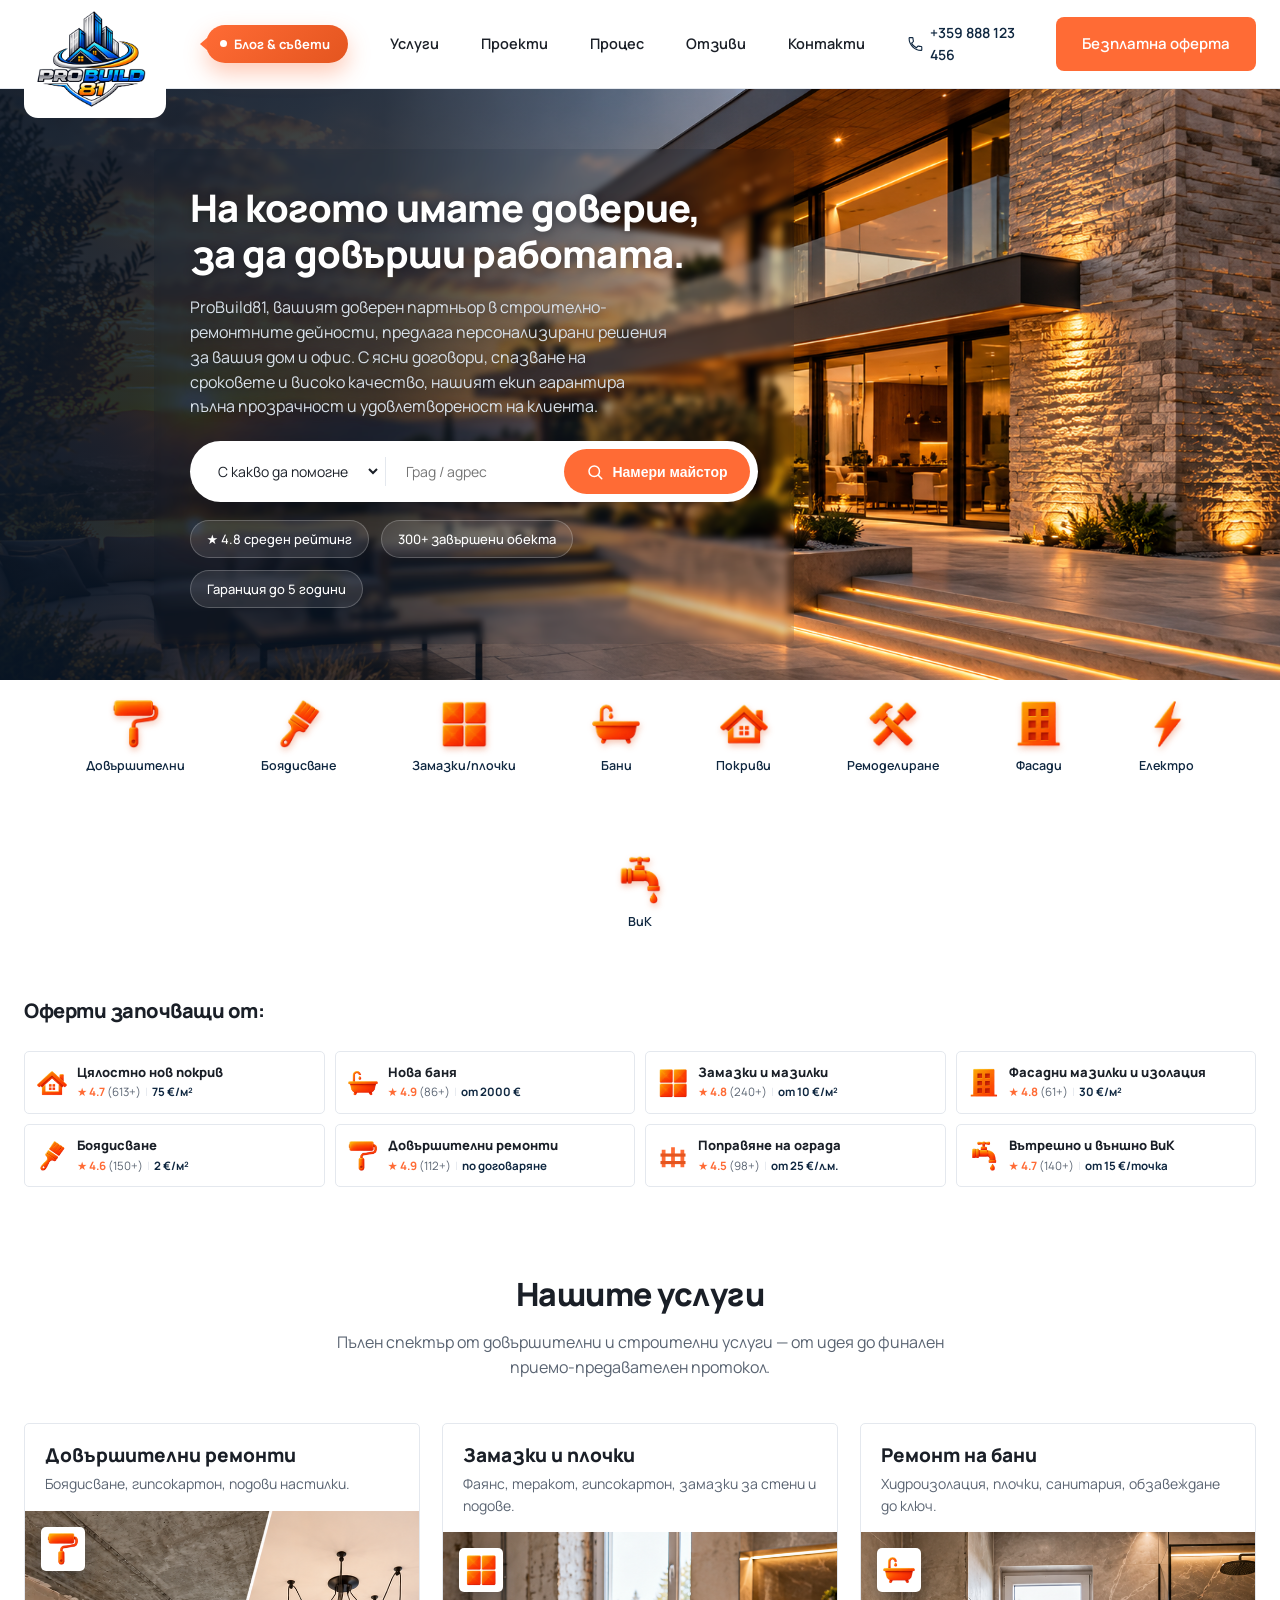
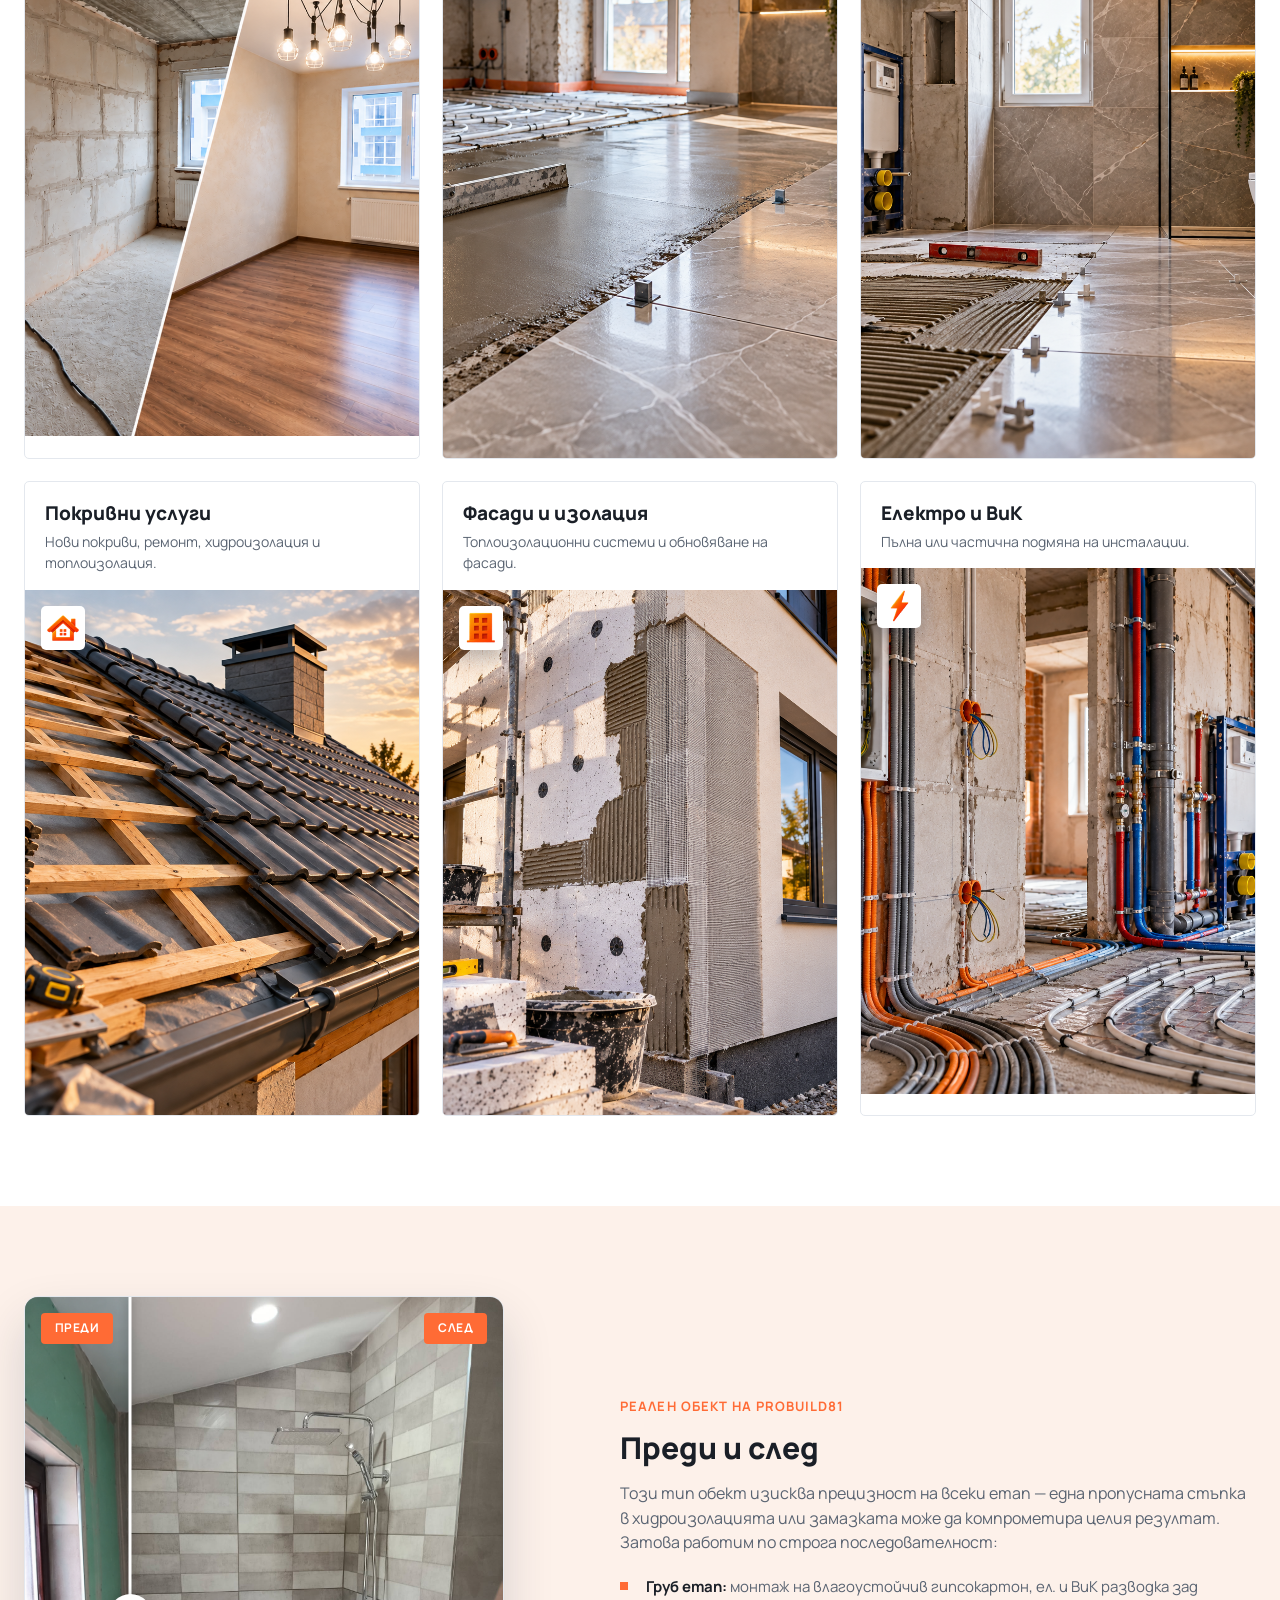
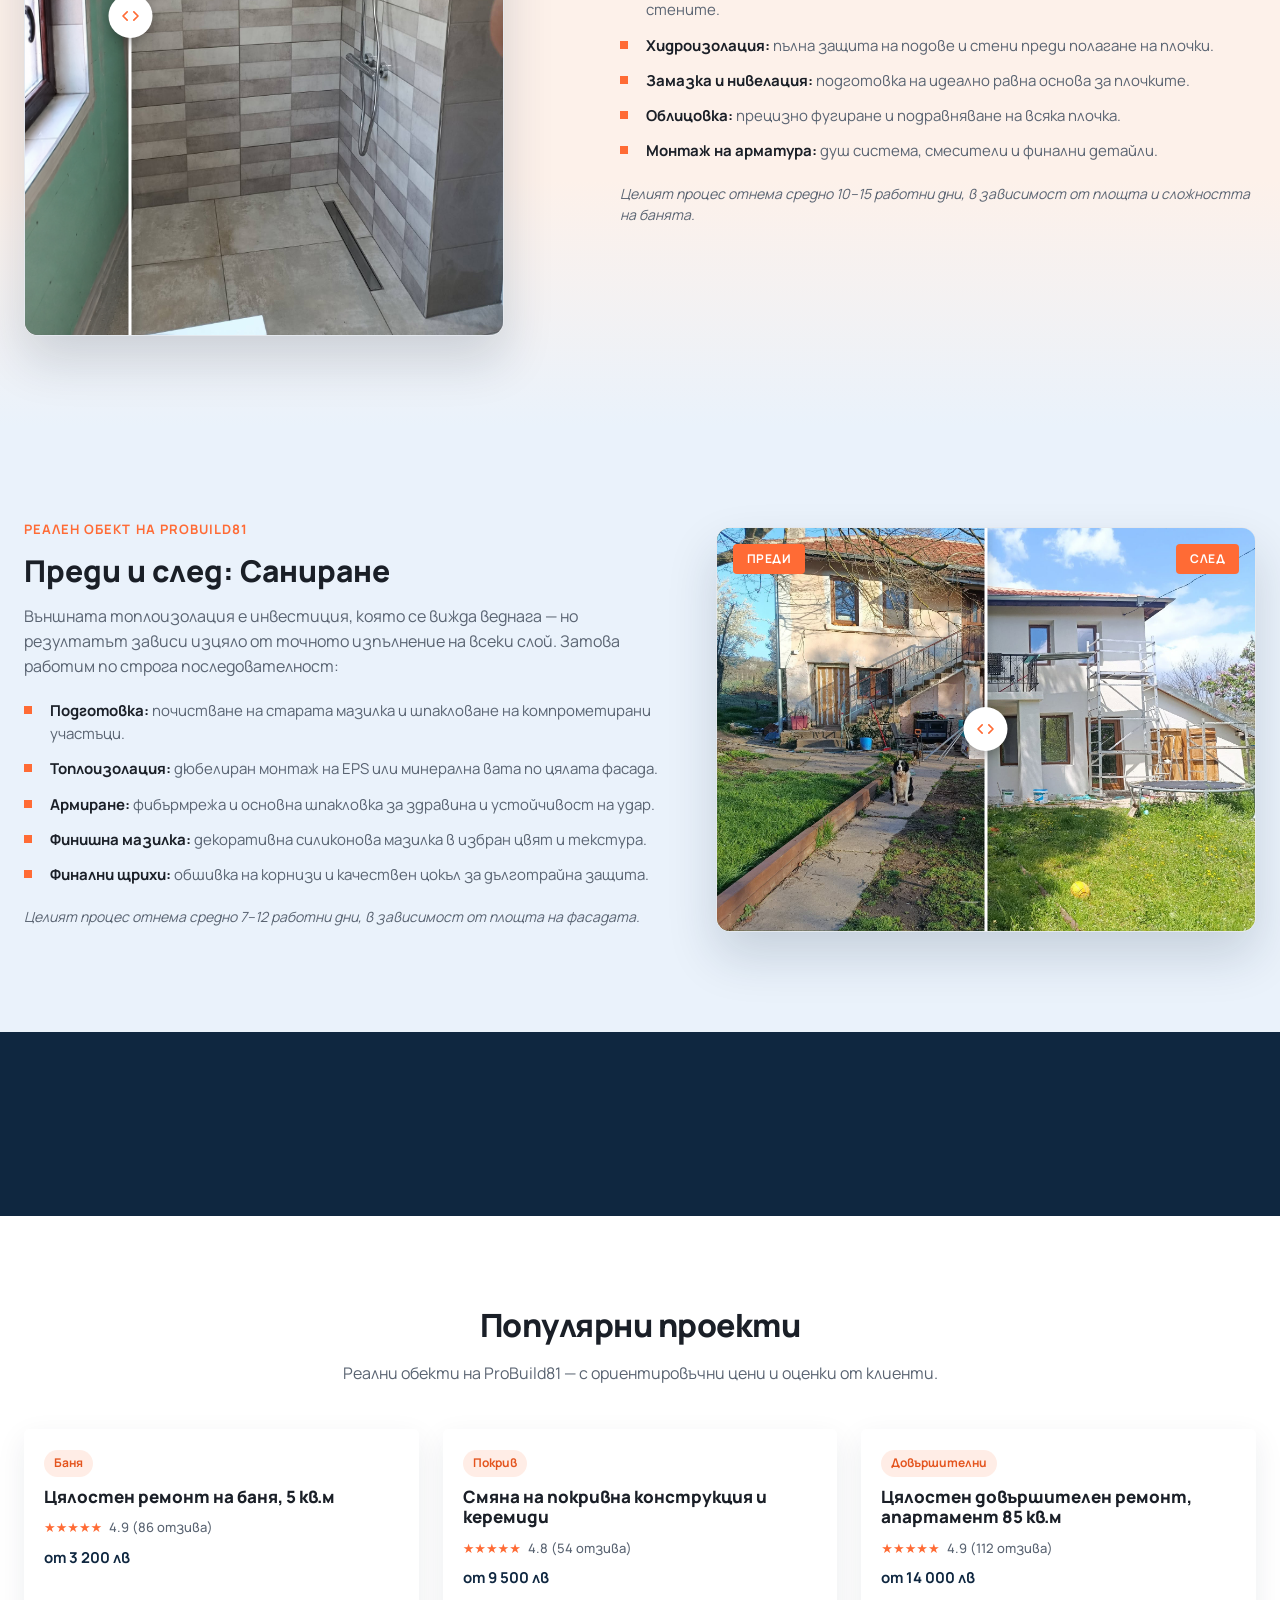
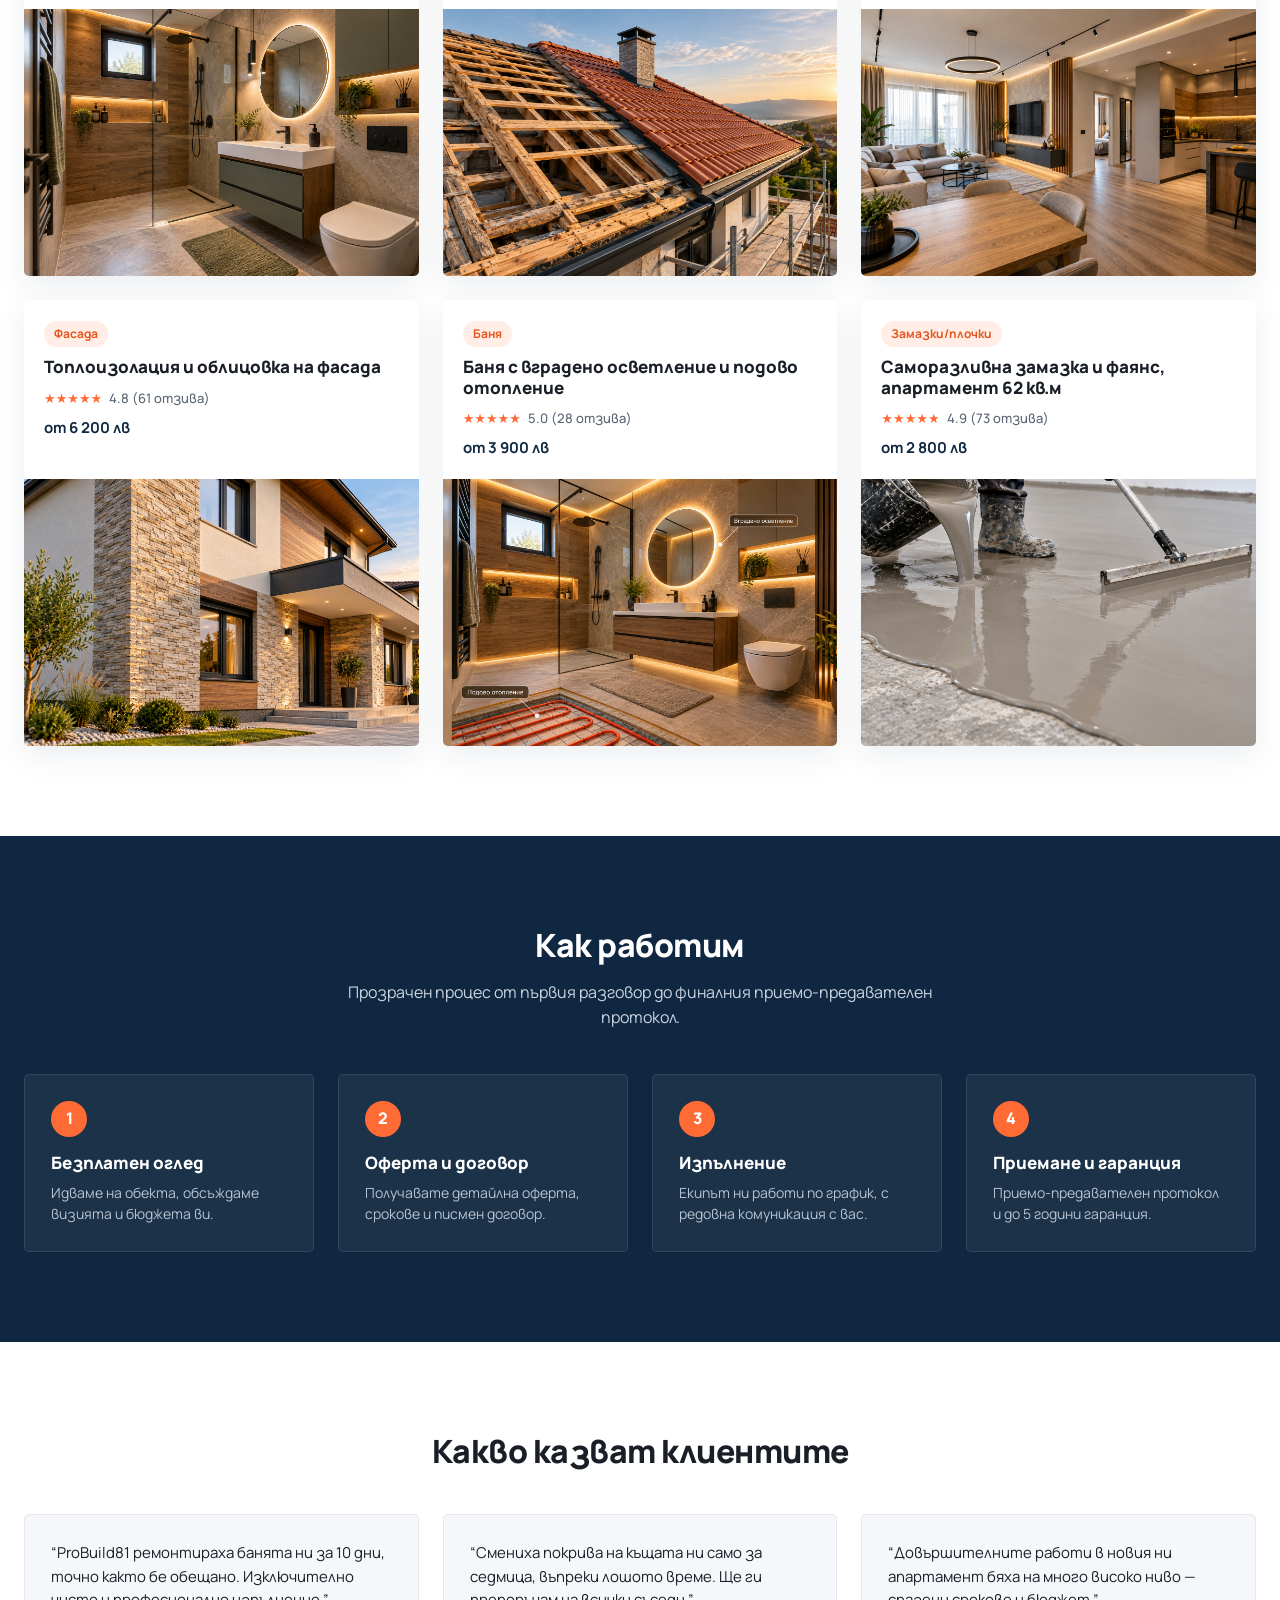
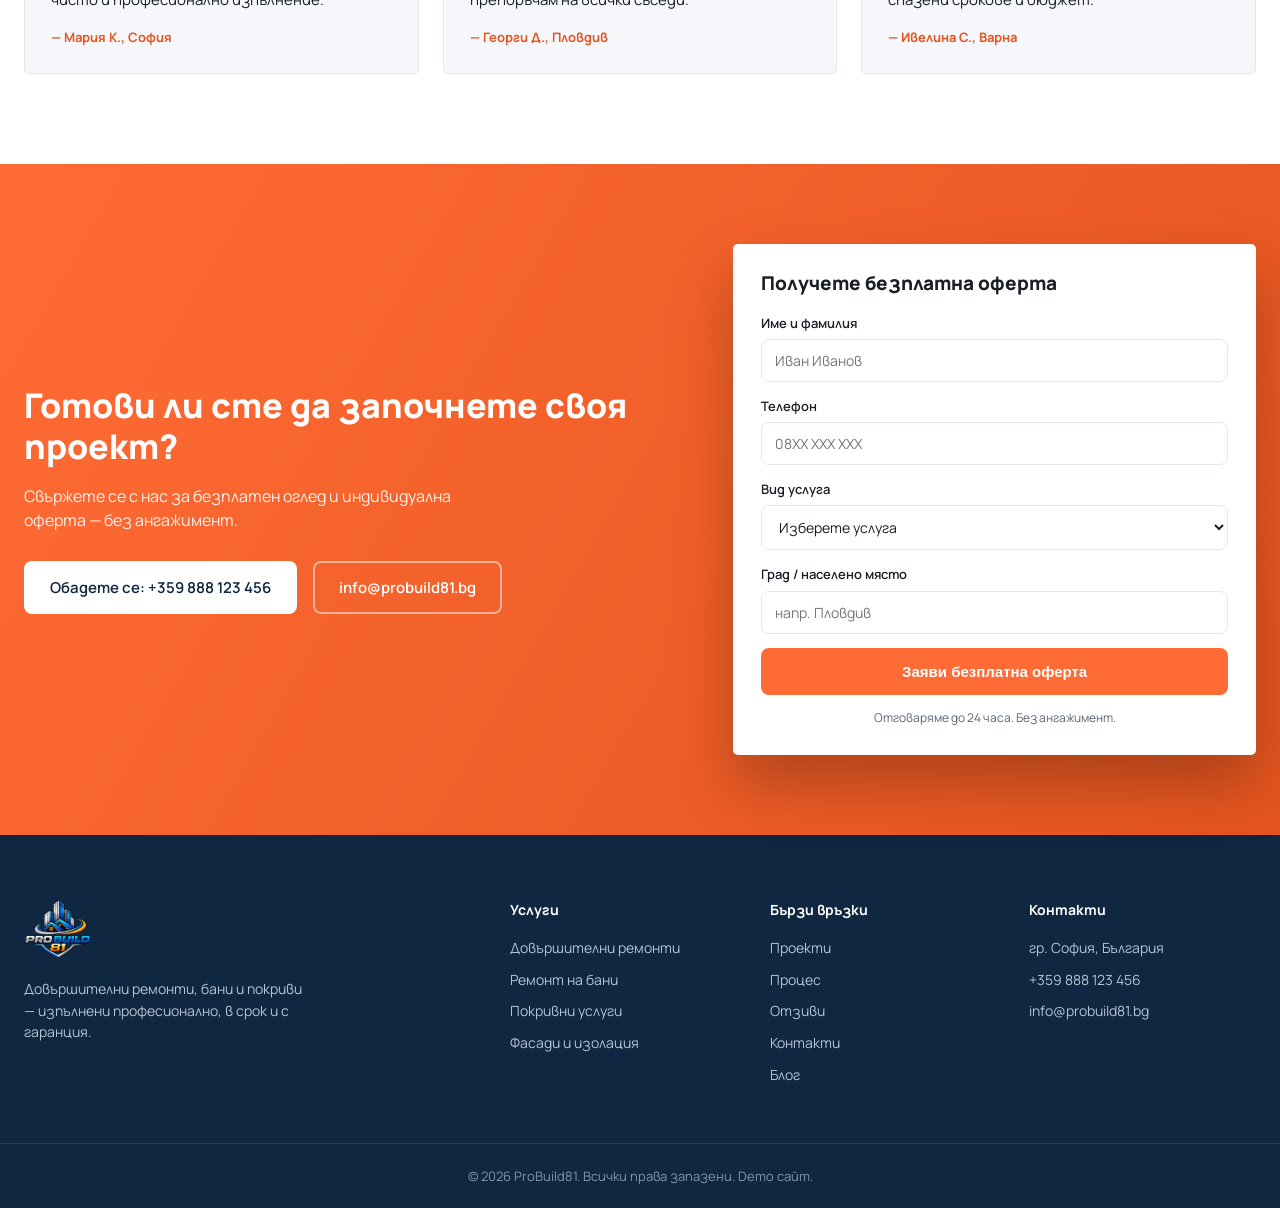
<file: index.html>
<!DOCTYPE html>
<html lang="bg">
<head>
<meta charset="UTF-8">
<meta name="viewport" content="width=device-width, initial-scale=1.0">
<title>ProBuild81 — Довършителни ремонти, бани и покриви</title>
<meta name="description" content="ProBuild81 — професионални довършителни ремонти, ремонт на бани и покриви. Безплатен оглед и оферта.">
<link rel="icon" type="image/png" href="assets/img/favicon-32.png">
<link rel="apple-touch-icon" href="assets/img/apple-touch-icon.png">
<link rel="preconnect" href="https://fonts.googleapis.com">
<link rel="preconnect" href="https://fonts.gstatic.com" crossorigin>
<link href="https://fonts.googleapis.com/css2?family=Manrope:wght@400;500;600;700;800&display=swap" rel="stylesheet">
<link rel="stylesheet" href="assets/css/style.css">
</head>
<body>

<header class="site-header" id="top">
  <div class="container header-inner">
    <a href="#top" class="logo">
      <img src="assets/img/logo.png" alt="ProBuild81">
    </a>
    <a href="blog.html" class="blog-bubble">
      <span class="blog-bubble-dot"></span>
      Блог &amp; съвети
    </a>
    <nav class="main-nav" id="mainNav">
      <a href="#uslugi">Услуги</a>
      <a href="#proekti">Проекти</a>
      <a href="#proces">Процес</a>
      <a href="#otzivi">Отзиви</a>
      <a href="#kontakti">Контакти</a>
      <a href="#kontakti" class="btn btn-primary mobile-nav-cta">Безплатна оферта</a>
    </nav>
    <div class="header-actions">
      <a href="tel:+359888123456" class="header-phone">
        <svg width="18" height="18" viewBox="0 0 24 24" fill="none"><path d="M6.6 10.8c1.4 2.8 3.8 5.1 6.6 6.6l2.2-2.2c.3-.3.7-.4 1-.2 1.1.4 2.3.6 3.6.6.6 0 1 .4 1 1V20c0 .6-.4 1-1 1C10.7 21 3 13.3 3 4c0-.6.4-1 1-1h3.5c.6 0 1 .4 1 1 0 1.3.2 2.5.6 3.6.1.4 0 .8-.2 1L6.6 10.8z" stroke="currentColor" stroke-width="1.6" stroke-linejoin="round"/></svg>
        +359 888 123 456
      </a>
      <a href="#kontakti" class="btn btn-primary">Безплатна оферта</a>
    </div>
    <button class="nav-toggle" id="navToggle" aria-label="Меню">
      <span></span><span></span><span></span>
    </button>
  </div>
</header>

<section class="hero" id="top-hero">
  <div class="hero-media">
    <img src="assets/img/hero.png" alt="">
    <div class="hero-overlay"></div>
  </div>
  <div class="container hero-inner">
    <h1>На когото имате доверие,<br>за да довърши работата.</h1>
    <p>ProBuild81, вашият доверен партньор в строително-ремонтните дейности, предлага персонализирани решения за вашия дом и офис. С ясни договори, спазване на сроковете и високо качество, нашият екип гарантира пълна прозрачност и удовлетвореност на клиента.</p>

    <form class="hero-search" id="heroSearchForm">
      <select name="service" required>
        <option value="" disabled selected>С какво да помогнем?</option>
        <option>Довършителни ремонти</option>
        <option>Боядисване</option>
        <option>Замазки и плочки</option>
        <option>Ремонт на баня</option>
        <option>Покривни услуги</option>
        <option>Ремоделиране</option>
        <option>Фасада и изолация</option>
        <option>Електро</option>
        <option>ВиК</option>
        <option>Друго</option>
      </select>
      <span class="hero-search-divider"></span>
      <input type="text" name="city" placeholder="Град / адрес">
      <button type="submit">
        <svg width="18" height="18" viewBox="0 0 24 24" fill="none"><circle cx="11" cy="11" r="7" stroke="currentColor" stroke-width="2"/><path d="M21 21l-4.3-4.3" stroke="currentColor" stroke-width="2" stroke-linecap="round"/></svg>
        <span>Намери майстор</span>
      </button>
    </form>

    <div class="hero-badges">
      <span>★ 4.8 среден рейтинг</span>
      <span>300+ завършени обекта</span>
      <span>Гаранция до 5 години</span>
    </div>
  </div>
</section>

<section class="category-strip">
  <div class="container category-strip-inner">
    <div class="category-row">
      <a class="category-item reveal" href="#uslugi" data-service="Довършителни ремонти">
        <span class="category-icon">
          <img src="assets/img/icons/dovarshitelni.png" alt="" loading="lazy">
        </span>
        <span>Довършителни</span>
      </a>
      <a class="category-item reveal" href="#uslugi" data-service="Боядисване">
        <span class="category-icon">
          <img src="assets/img/icons/boyadisvane.png" alt="" loading="lazy">
        </span>
        <span>Боядисване</span>
      </a>
      <a class="category-item reveal" href="#uslugi" data-service="Замазки и плочки">
        <span class="category-icon">
          <img src="assets/img/icons/zamazki-plochki.png" alt="" loading="lazy">
        </span>
        <span>Замазки/плочки</span>
      </a>
      <a class="category-item reveal" href="#uslugi" data-service="Ремонт на баня">
        <span class="category-icon">
          <img src="assets/img/icons/bani.png" alt="" loading="lazy">
        </span>
        <span>Бани</span>
      </a>
      <a class="category-item reveal" href="#uslugi" data-service="Покривни услуги">
        <span class="category-icon">
          <img src="assets/img/icons/pokrivi.png" alt="" loading="lazy">
        </span>
        <span>Покриви</span>
      </a>
      <a class="category-item reveal" href="#uslugi" data-service="Ремоделиране">
        <span class="category-icon">
          <img src="assets/img/icons/remodelirane.png" alt="" loading="lazy">
        </span>
        <span>Ремоделиране</span>
      </a>
      <a class="category-item reveal" href="#uslugi" data-service="Фасада и изолация">
        <span class="category-icon">
          <img src="assets/img/icons/fasadi.png" alt="" loading="lazy">
        </span>
        <span>Фасади</span>
      </a>
      <a class="category-item reveal" href="#uslugi" data-service="Електро">
        <span class="category-icon">
          <img src="assets/img/icons/elektro.png" alt="" loading="lazy">
        </span>
        <span>Електро</span>
      </a>
      <a class="category-item reveal" href="#uslugi" data-service="ВиК">
        <span class="category-icon">
          <img src="assets/img/icons/vik.png" alt="" loading="lazy">
        </span>
        <span>ВиК</span>
      </a>
    </div>
    <span class="category-scroll-hint" aria-hidden="true">
      <svg viewBox="0 0 24 24" fill="none"><path d="M9 6l6 6-6 6" stroke="currentColor" stroke-width="2.4" stroke-linecap="round" stroke-linejoin="round"/></svg>
    </span>
  </div>
</section>

<section class="offers-strip">
  <div class="container">
    <div class="section-head offers-head">
      <h2>Оферти започващи от:</h2>
    </div>
    <div class="offers-grid">
      <a class="offer-card reveal" href="#kontakti" data-service="Покривни услуги">
        <span class="offer-icon">
          <img src="assets/img/icons/pokrivi.png" alt="" loading="lazy">
        </span>
        <div class="offer-info">
          <h3>Цялостно нов покрив</h3>
          <div class="offer-meta"><span class="offer-rating">★ 4.7</span> <span class="offer-count">(613+)</span> <span class="offer-sep">|</span> <span class="offer-price">75 €/м²</span></div>
        </div>
      </a>
      <a class="offer-card reveal" href="#kontakti" data-service="Ремонт на баня">
        <span class="offer-icon">
          <img src="assets/img/icons/bani.png" alt="" loading="lazy">
        </span>
        <div class="offer-info">
          <h3>Нова баня</h3>
          <div class="offer-meta"><span class="offer-rating">★ 4.9</span> <span class="offer-count">(86+)</span> <span class="offer-sep">|</span> <span class="offer-price">от 2000 €</span></div>
        </div>
      </a>
      <a class="offer-card reveal" href="#kontakti" data-service="Замазки и плочки">
        <span class="offer-icon">
          <img src="assets/img/icons/zamazki-plochki.png" alt="" loading="lazy">
        </span>
        <div class="offer-info">
          <h3>Замазки и мазилки</h3>
          <div class="offer-meta"><span class="offer-rating">★ 4.8</span> <span class="offer-count">(240+)</span> <span class="offer-sep">|</span> <span class="offer-price">от 10 €/м²</span></div>
        </div>
      </a>
      <a class="offer-card reveal" href="#kontakti" data-service="Фасада и изолация">
        <span class="offer-icon">
          <img src="assets/img/icons/fasadi.png" alt="" loading="lazy">
        </span>
        <div class="offer-info">
          <h3>Фасадни мазилки и изолация</h3>
          <div class="offer-meta"><span class="offer-rating">★ 4.8</span> <span class="offer-count">(61+)</span> <span class="offer-sep">|</span> <span class="offer-price">30 €/м²</span></div>
        </div>
      </a>
      <a class="offer-card reveal" href="#kontakti" data-service="Боядисване">
        <span class="offer-icon">
          <img src="assets/img/icons/boyadisvane.png" alt="" loading="lazy">
        </span>
        <div class="offer-info">
          <h3>Боядисване</h3>
          <div class="offer-meta"><span class="offer-rating">★ 4.6</span> <span class="offer-count">(150+)</span> <span class="offer-sep">|</span> <span class="offer-price">2 €/м²</span></div>
        </div>
      </a>
      <a class="offer-card reveal" href="#kontakti" data-service="Довършителни ремонти">
        <span class="offer-icon">
          <img src="assets/img/icons/dovarshitelni.png" alt="" loading="lazy">
        </span>
        <div class="offer-info">
          <h3>Довършителни ремонти</h3>
          <div class="offer-meta"><span class="offer-rating">★ 4.9</span> <span class="offer-count">(112+)</span> <span class="offer-sep">|</span> <span class="offer-price">по договаряне</span></div>
        </div>
      </a>
      <a class="offer-card reveal" href="#kontakti" data-service="Друго">
        <span class="offer-icon">
          <svg viewBox="0 0 48 48"><rect x="6" y="14" width="6" height="28" fill="#FF6B35"/><rect x="21" y="10" width="6" height="32" fill="#FF6B35"/><rect x="36" y="14" width="6" height="28" fill="#FF6B35"/><rect x="4" y="20" width="40" height="5" fill="#E4551F"/><rect x="4" y="32" width="40" height="5" fill="#E4551F"/></svg>
        </span>
        <div class="offer-info">
          <h3>Поправяне на ограда</h3>
          <div class="offer-meta"><span class="offer-rating">★ 4.5</span> <span class="offer-count">(98+)</span> <span class="offer-sep">|</span> <span class="offer-price">от 25 €/л.м.</span></div>
        </div>
      </a>
      <a class="offer-card reveal" href="#kontakti" data-service="ВиК">
        <span class="offer-icon">
          <img src="assets/img/icons/vik.png" alt="" loading="lazy">
        </span>
        <div class="offer-info">
          <h3>Вътрешно и външно ВиК</h3>
          <div class="offer-meta"><span class="offer-rating">★ 4.7</span> <span class="offer-count">(140+)</span> <span class="offer-sep">|</span> <span class="offer-price">от 15 €/точка</span></div>
        </div>
      </a>
    </div>
  </div>
</section>

<section class="services-strip" id="uslugi">
  <div class="container">
    <div class="section-head">
      <h2>Нашите услуги</h2>
      <p>Пълен спектър от довършителни и строителни услуги — от идея до финален приемо-предавателен протокол.</p>
    </div>
    <div class="services-grid">
      <a class="service-card reveal" href="#kontakti" data-service="Довършителни ремонти">
        <div class="service-text">
          <h3>Довършителни ремонти</h3>
          <p>Боядисване, гипсокартон, подови настилки.</p>
        </div>
        <div class="service-photo">
          <div class="service-photo-media"><img src="assets/img/renovation.png" alt="Довършителни ремонти" loading="lazy"></div>
          <span class="service-icon">
            <img src="assets/img/icons/dovarshitelni.png" alt="" loading="lazy">
          </span>
        </div>
      </a>
      <a class="service-card reveal" href="#kontakti" data-service="Замазки и плочки">
        <div class="service-text">
          <h3>Замазки и плочки</h3>
          <p>Фаянс, теракот, гипсокартон, замазки за стени и подове.</p>
        </div>
        <div class="service-photo">
          <div class="service-photo-media"><img src="assets/img/zamazki-plochki.png" alt="Замазки и плочки" loading="lazy"></div>
          <span class="service-icon">
            <img src="assets/img/icons/zamazki-plochki.png" alt="" loading="lazy">
          </span>
        </div>
      </a>
      <a class="service-card reveal" href="#kontakti" data-service="Ремонт на баня">
        <div class="service-text">
          <h3>Ремонт на бани</h3>
          <p>Хидроизолация, плочки, санитария, обзавеждане до ключ.</p>
        </div>
        <div class="service-photo">
          <div class="service-photo-media"><img src="assets/img/remont-bani.png" alt="Ремонт на бани" loading="lazy"></div>
          <span class="service-icon">
            <img src="assets/img/icons/bani.png" alt="" loading="lazy">
          </span>
        </div>
      </a>
      <a class="service-card reveal" href="#kontakti" data-service="Покривни услуги">
        <div class="service-text">
          <h3>Покривни услуги</h3>
          <p>Нови покриви, ремонт, хидроизолация и топлоизолация.</p>
        </div>
        <div class="service-photo">
          <div class="service-photo-media"><img src="assets/img/pokrivni-uslugi.png" alt="Покривни услуги" loading="lazy"></div>
          <span class="service-icon">
            <img src="assets/img/icons/pokrivi.png" alt="" loading="lazy">
          </span>
        </div>
      </a>
      <a class="service-card reveal" href="#kontakti" data-service="Фасада и изолация">
        <div class="service-text">
          <h3>Фасади и изолация</h3>
          <p>Топлоизолационни системи и обновяване на фасади.</p>
        </div>
        <div class="service-photo">
          <div class="service-photo-media"><img src="assets/img/fasadi-izolacia.png" alt="Фасади и изолация" loading="lazy"></div>
          <span class="service-icon">
            <img src="assets/img/icons/fasadi.png" alt="" loading="lazy">
          </span>
        </div>
      </a>
      <a class="service-card reveal" href="#kontakti" data-service="Друго">
        <div class="service-text">
          <h3>Електро и ВиК</h3>
          <p>Пълна или частична подмяна на инсталации.</p>
        </div>
        <div class="service-photo">
          <div class="service-photo-media"><img src="assets/img/elektro-vik.png" alt="Електро и ВиК" loading="lazy"></div>
          <span class="service-icon">
            <img src="assets/img/icons/elektro.png" alt="" loading="lazy">
          </span>
        </div>
      </a>
    </div>
  </div>
</section>

<section class="before-after" id="proekti">
  <div class="container ba-layout">
    <div class="ba-slider" id="baSlider">
      <div class="ba-img ba-after">
        <img src="assets/img/before-after-after.jpg" alt="След ремонта">
      </div>
      <div class="ba-img ba-before" id="baBefore">
        <img src="assets/img/before-after-before.png" alt="Преди ремонта">
      </div>
      <span class="ba-label ba-label-before">Преди</span>
      <span class="ba-label ba-label-after">След</span>
      <div class="ba-divider" id="baDivider">
        <span class="ba-handle">
          <svg viewBox="0 0 24 24" fill="none"><path d="M8 7L3 12l5 5M16 7l5 5-5 5" stroke="currentColor" stroke-width="2" stroke-linecap="round" stroke-linejoin="round"/></svg>
        </span>
      </div>
      <input type="range" min="0" max="100" value="50" class="ba-range" id="baRange" aria-label="Плъзгач преди/след">
    </div>
    <div class="ba-copy">
      <span class="eyebrow">Реален обект на ProBuild81</span>
      <h2>Преди и след</h2>
      <p>Този тип обект изисква прецизност на всеки етап — една пропусната стъпка в хидроизолацията или замазката може да компрометира целия резултат. Затова работим по строга последователност:</p>
      <ul class="ba-steps">
        <li><strong>Груб етап:</strong> монтаж на влагоустойчив гипсокартон, ел. и ВиК разводка зад стените.</li>
        <li><strong>Хидроизолация:</strong> пълна защита на подове и стени преди полагане на плочки.</li>
        <li><strong>Замазка и нивелация:</strong> подготовка на идеално равна основа за плочките.</li>
        <li><strong>Облицовка:</strong> прецизно фугиране и подравняване на всяка плочка.</li>
        <li><strong>Монтаж на арматура:</strong> душ система, смесители и финални детайли.</li>
      </ul>
      <p class="ba-note">Целият процес отнема средно 10–15 работни дни, в зависимост от площта и сложността на банята.</p>
    </div>
  </div>
</section>

<section class="before-after before-after-alt">
  <div class="container ba-layout ba-reverse">
    <div class="ba-slider ba-slider-wide">
      <div class="ba-img ba-after">
        <img src="assets/img/facade-after.jpg" alt="След санирането">
      </div>
      <div class="ba-img ba-before">
        <img src="assets/img/facade-before.jpg" alt="Преди санирането">
      </div>
      <span class="ba-label ba-label-before">Преди</span>
      <span class="ba-label ba-label-after">След</span>
      <div class="ba-divider">
        <span class="ba-handle">
          <svg viewBox="0 0 24 24" fill="none"><path d="M8 7L3 12l5 5M16 7l5 5-5 5" stroke="currentColor" stroke-width="2" stroke-linecap="round" stroke-linejoin="round"/></svg>
        </span>
      </div>
      <input type="range" min="0" max="100" value="50" class="ba-range" aria-label="Плъзгач преди/след">
    </div>
    <div class="ba-copy">
      <span class="eyebrow">Реален обект на ProBuild81</span>
      <h2>Преди и след: Саниране</h2>
      <p>Външната топлоизолация е инвестиция, която се вижда веднага — но резултатът зависи изцяло от точното изпълнение на всеки слой. Затова работим по строга последователност:</p>
      <ul class="ba-steps">
        <li><strong>Подготовка:</strong> почистване на старата мазилка и шпакловане на компрометирани участъци.</li>
        <li><strong>Топлоизолация:</strong> дюбелиран монтаж на EPS или минерална вата по цялата фасада.</li>
        <li><strong>Армиране:</strong> фибърмрежа и основна шпакловка за здравина и устойчивост на удар.</li>
        <li><strong>Финишна мазилка:</strong> декоративна силиконова мазилка в избран цвят и текстура.</li>
        <li><strong>Финални щрихи:</strong> обшивка на корнизи и качествен цокъл за дълготрайна защита.</li>
      </ul>
      <p class="ba-note">Целият процес отнема средно 7–12 работни дни, в зависимост от площта на фасадата.</p>
    </div>
  </div>
</section>

<section class="stats">
  <div class="container stats-grid">
    <div class="stat reveal"><span class="stat-bar bar-1"></span><div><strong>15+</strong><p>години опит</p></div></div>
    <div class="stat reveal"><span class="stat-bar bar-2"></span><div><strong>300+</strong><p>завършени обекта</p></div></div>
    <div class="stat reveal"><span class="stat-bar bar-3"></span><div><strong>50+</strong><p>обучени майстори</p></div></div>
    <div class="stat reveal"><span class="stat-bar bar-4"></span><div><strong>5 год.</strong><p>гаранция на всеки обект</p></div></div>
  </div>
</section>

<section class="projects">
  <div class="container">
    <div class="section-head">
      <h2>Популярни проекти</h2>
      <p>Реални обекти на ProBuild81 — с ориентировъчни цени и оценки от клиенти.</p>
    </div>
    <div class="projects-grid">

      <article class="project-card reveal">
        <div class="project-body">
          <span class="tag">Баня</span>
          <h3>Цялостен ремонт на баня, 5 кв.м</h3>
          <div class="rating">★★★★★ <span>4.9 (86 отзива)</span></div>
          <p class="price">от 3 200 лв</p>
        </div>
        <div class="project-img"><img src="assets/img/projects/banya-5kvm.png" alt="Ремонт на баня" loading="lazy"></div>
      </article>

      <article class="project-card reveal">
        <div class="project-body">
          <span class="tag">Покрив</span>
          <h3>Смяна на покривна конструкция и керемиди</h3>
          <div class="rating">★★★★★ <span>4.8 (54 отзива)</span></div>
          <p class="price">от 9 500 лв</p>
        </div>
        <div class="project-img"><img src="assets/img/projects/pokriv-konstrukcia.png" alt="Покривни услуги" loading="lazy"></div>
      </article>

      <article class="project-card reveal">
        <div class="project-body">
          <span class="tag">Довършителни</span>
          <h3>Цялостен довършителен ремонт, апартамент 85 кв.м</h3>
          <div class="rating">★★★★★ <span>4.9 (112 отзива)</span></div>
          <p class="price">от 14 000 лв</p>
        </div>
        <div class="project-img"><img src="assets/img/projects/dovarshitelen-85kvm.png" alt="Довършителни ремонти" loading="lazy"></div>
      </article>

      <article class="project-card reveal">
        <div class="project-body">
          <span class="tag">Фасада</span>
          <h3>Топлоизолация и облицовка на фасада</h3>
          <div class="rating">★★★★★ <span>4.8 (61 отзива)</span></div>
          <p class="price">от 6 200 лв</p>
        </div>
        <div class="project-img"><img src="assets/img/projects/fasada-toploizolacia.png" alt="Фасада" loading="lazy"></div>
      </article>

      <article class="project-card reveal">
        <div class="project-body">
          <span class="tag">Баня</span>
          <h3>Баня с вградено осветление и подово отопление</h3>
          <div class="rating">★★★★★ <span>5.0 (28 отзива)</span></div>
          <p class="price">от 3 900 лв</p>
        </div>
        <div class="project-img"><img src="assets/img/projects/banya-osvetlenie.png" alt="Баня втори проект" loading="lazy"></div>
      </article>

      <article class="project-card reveal">
        <div class="project-body">
          <span class="tag">Замазки/плочки</span>
          <h3>Саморазливна замазка и фаянс, апартамент 62 кв.м</h3>
          <div class="rating">★★★★★ <span>4.9 (73 отзива)</span></div>
          <p class="price">от 2 800 лв</p>
        </div>
        <div class="project-img"><img src="assets/img/projects/zamazka-fayans-62kvm.png" alt="Замазки и плочки" loading="lazy"></div>
      </article>

    </div>
  </div>
</section>

<section class="process" id="proces">
  <div class="container">
    <div class="section-head light">
      <h2>Как работим</h2>
      <p>Прозрачен процес от първия разговор до финалния приемо-предавателен протокол.</p>
    </div>
    <div class="process-grid">
      <div class="process-step reveal">
        <span class="step-num">1</span>
        <h3>Безплатен оглед</h3>
        <p>Идваме на обекта, обсъждаме визията и бюджета ви.</p>
      </div>
      <div class="process-step reveal">
        <span class="step-num">2</span>
        <h3>Оферта и договор</h3>
        <p>Получавате детайлна оферта, срокове и писмен договор.</p>
      </div>
      <div class="process-step reveal">
        <span class="step-num">3</span>
        <h3>Изпълнение</h3>
        <p>Екипът ни работи по график, с редовна комуникация с вас.</p>
      </div>
      <div class="process-step reveal">
        <span class="step-num">4</span>
        <h3>Приемане и гаранция</h3>
        <p>Приемо-предавателен протокол и до 5 години гаранция.</p>
      </div>
    </div>
  </div>
</section>

<section class="testimonials" id="otzivi">
  <div class="container">
    <div class="section-head">
      <h2>Какво казват клиентите</h2>
    </div>
    <div class="testimonials-grid">
      <blockquote class="testimonial reveal">
        <p>“ProBuild81 ремонтираха банята ни за 10 дни, точно както бе обещано. Изключително чисто и професионално изпълнение.”</p>
        <footer>— Мария К., София</footer>
      </blockquote>
      <blockquote class="testimonial reveal">
        <p>“Смениха покрива на къщата ни само за седмица, въпреки лошото време. Ще ги препоръчам на всички съседи.”</p>
        <footer>— Георги Д., Пловдив</footer>
      </blockquote>
      <blockquote class="testimonial reveal">
        <p>“Довършителните работи в новия ни апартамент бяха на много високо ниво — спазени срокове и бюджет.”</p>
        <footer>— Ивелина С., Варна</footer>
      </blockquote>
    </div>
  </div>
</section>

<section class="cta-banner" id="kontakti">
  <div class="container cta-inner">
    <div class="cta-copy">
      <h2>Готови ли сте да започнете своя проект?</h2>
      <p>Свържете се с нас за безплатен оглед и индивидуална оферта — без ангажимент.</p>
      <div class="cta-actions">
        <a href="tel:+359888123456" class="btn btn-white">Обадете се: +359 888 123 456</a>
        <a href="mailto:info@probuild81.bg" class="btn btn-outline">info@probuild81.bg</a>
      </div>
    </div>

    <form class="quote-card" id="quoteForm">
      <h3>Получете безплатна оферта</h3>
      <label>
        Име и фамилия
        <input type="text" name="name" placeholder="Иван Иванов" required>
      </label>
      <label>
        Телефон
        <input type="tel" name="phone" placeholder="08XX XXX XXX" required>
      </label>
      <label>
        Вид услуга
        <select name="service" required>
          <option value="" disabled selected>Изберете услуга</option>
          <option>Довършителни ремонти</option>
          <option>Боядисване</option>
          <option>Замазки и плочки</option>
          <option>Ремонт на баня</option>
          <option>Покривни услуги</option>
          <option>Ремоделиране</option>
          <option>Фасада и изолация</option>
          <option>Електро</option>
          <option>ВиК</option>
          <option>Друго</option>
        </select>
      </label>
      <label>
        Град / населено място
        <input type="text" name="city" placeholder="напр. Пловдив">
      </label>
      <button type="submit" class="btn btn-primary btn-block">Заяви безплатна оферта</button>
      <p class="quote-note">Отговаряме до 24 часа. Без ангажимент.</p>
    </form>
  </div>
</section>

<footer class="site-footer">
  <div class="container footer-grid">
    <div>
      <a href="#top" class="logo"><img src="assets/img/logo.png" alt="ProBuild81"></a>
      <p>Довършителни ремонти, бани и покриви — изпълнени професионално, в срок и с гаранция.</p>
    </div>
    <div>
      <h4>Услуги</h4>
      <ul>
        <li><a href="#uslugi">Довършителни ремонти</a></li>
        <li><a href="#uslugi">Ремонт на бани</a></li>
        <li><a href="#uslugi">Покривни услуги</a></li>
        <li><a href="#uslugi">Фасади и изолация</a></li>
      </ul>
    </div>
    <div>
      <h4>Бързи връзки</h4>
      <ul>
        <li><a href="#proekti">Проекти</a></li>
        <li><a href="#proces">Процес</a></li>
        <li><a href="#otzivi">Отзиви</a></li>
        <li><a href="#kontakti">Контакти</a></li>
        <li><a href="blog.html">Блог</a></li>
      </ul>
    </div>
    <div>
      <h4>Контакти</h4>
      <ul>
        <li>гр. София, България</li>
        <li><a href="tel:+359888123456">+359 888 123 456</a></li>
        <li><a href="mailto:info@probuild81.bg">info@probuild81.bg</a></li>
      </ul>
    </div>
  </div>
  <div class="container footer-bottom">
    <p>© <span id="year"></span> ProBuild81. Всички права запазени. Demo сайт.</p>
  </div>
</footer>

<div class="toast" id="toast">Благодарим ви! Ще се свържем с вас до 24 часа.</div>

<script src="assets/js/main.js"></script>
</body>
</html>
</file>
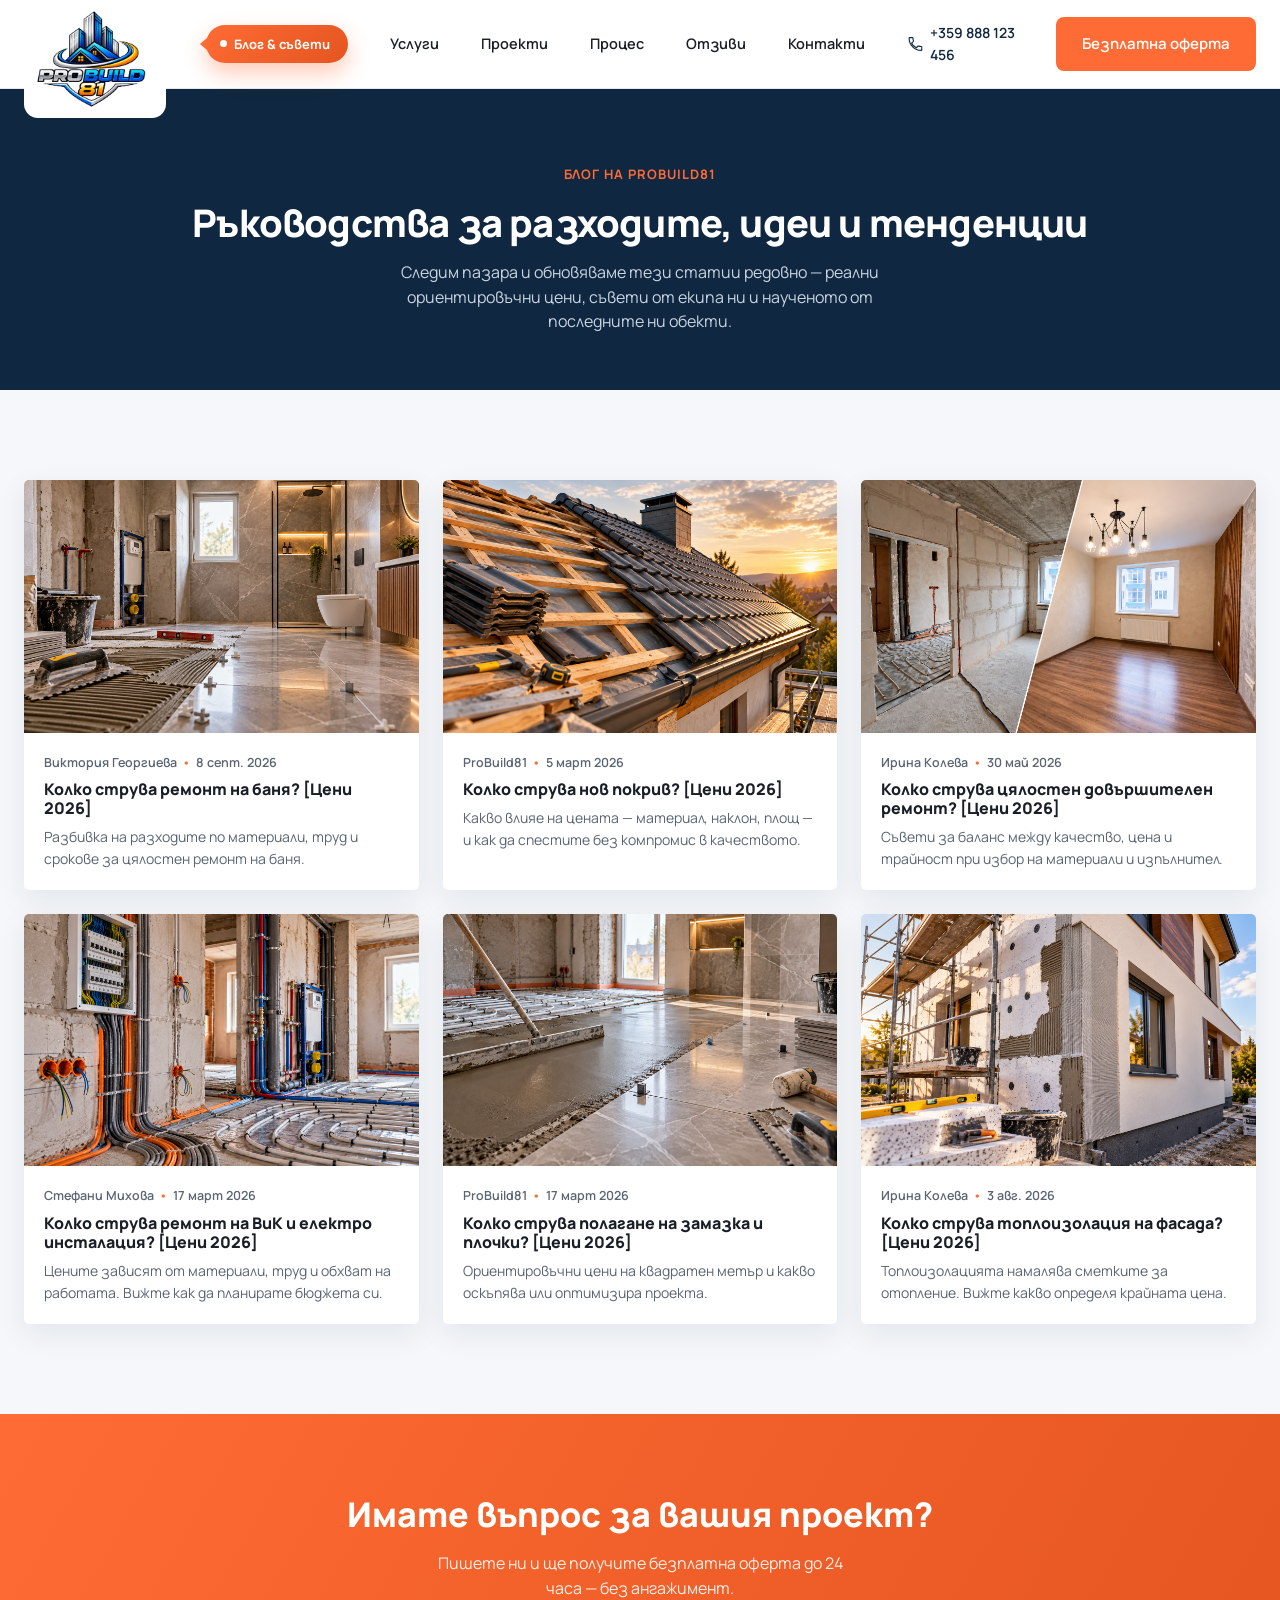
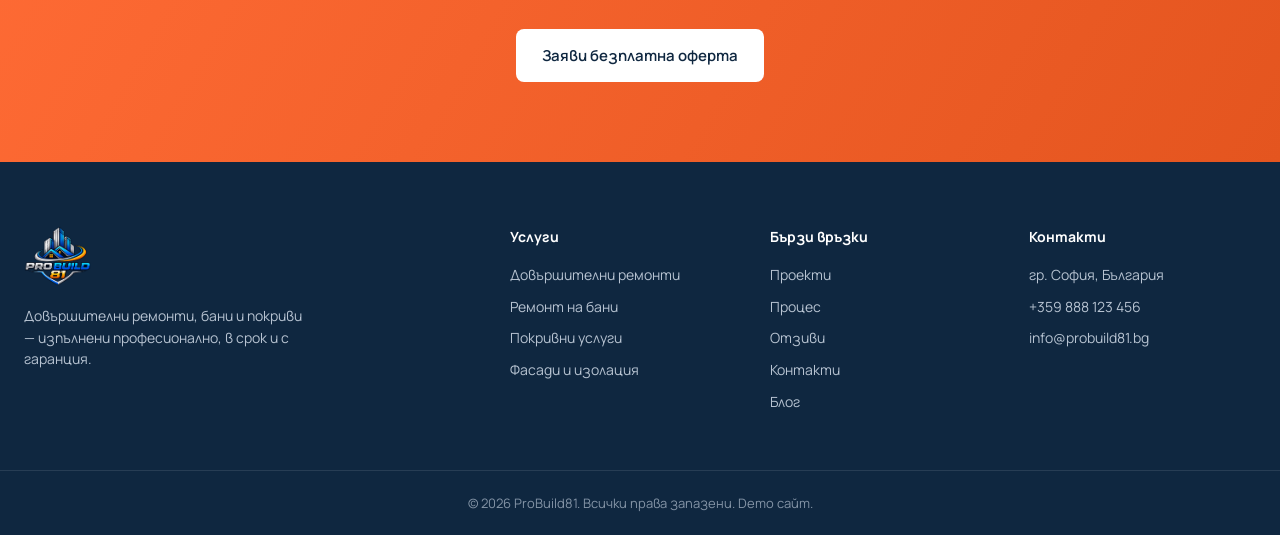
<file: blog.html>
<!DOCTYPE html>
<html lang="bg">
<head>
<meta charset="UTF-8">
<meta name="viewport" content="width=device-width, initial-scale=1.0">
<title>Блог и ръководства за разходите — ProBuild81</title>
<meta name="description" content="Статии от ProBuild81 за ремонти, идеи, тенденции и ориентировъчни цени — обновяваме ги редовно.">
<link rel="icon" type="image/png" href="assets/img/favicon-32.png">
<link rel="apple-touch-icon" href="assets/img/apple-touch-icon.png">
<link rel="preconnect" href="https://fonts.googleapis.com">
<link rel="preconnect" href="https://fonts.gstatic.com" crossorigin>
<link href="https://fonts.googleapis.com/css2?family=Manrope:wght@400;500;600;700;800&display=swap" rel="stylesheet">
<link rel="stylesheet" href="assets/css/style.css">
</head>
<body>

<header class="site-header" id="top">
  <div class="container header-inner">
    <a href="index.html#top" class="logo">
      <img src="assets/img/logo.png" alt="ProBuild81">
    </a>
    <a href="blog.html" class="blog-bubble">
      <span class="blog-bubble-dot"></span>
      Блог &amp; съвети
    </a>
    <nav class="main-nav" id="mainNav">
      <a href="index.html#uslugi">Услуги</a>
      <a href="index.html#proekti">Проекти</a>
      <a href="index.html#proces">Процес</a>
      <a href="index.html#otzivi">Отзиви</a>
      <a href="index.html#kontakti">Контакти</a>
      <a href="index.html#kontakti" class="btn btn-primary mobile-nav-cta">Безплатна оферта</a>
    </nav>
    <div class="header-actions">
      <a href="tel:+359888123456" class="header-phone">
        <svg width="18" height="18" viewBox="0 0 24 24" fill="none"><path d="M6.6 10.8c1.4 2.8 3.8 5.1 6.6 6.6l2.2-2.2c.3-.3.7-.4 1-.2 1.1.4 2.3.6 3.6.6.6 0 1 .4 1 1V20c0 .6-.4 1-1 1C10.7 21 3 13.3 3 4c0-.6.4-1 1-1h3.5c.6 0 1 .4 1 1 0 1.3.2 2.5.6 3.6.1.4 0 .8-.2 1L6.6 10.8z" stroke="currentColor" stroke-width="1.6" stroke-linejoin="round"/></svg>
        +359 888 123 456
      </a>
      <a href="index.html#kontakti" class="btn btn-primary">Безплатна оферта</a>
    </div>
    <button class="nav-toggle" id="navToggle" aria-label="Меню">
      <span></span><span></span><span></span>
    </button>
  </div>
</header>

<section class="page-hero">
  <div class="container">
    <span class="eyebrow">Блог на ProBuild81</span>
    <h1>Ръководства за разходите, идеи и тенденции</h1>
    <p>Следим пазара и обновяваме тези статии редовно — реални ориентировъчни цени, съвети от екипа ни и наученото от последните ни обекти.</p>
  </div>
</section>

<section class="guides">
  <div class="container">
    <div class="guides-grid">
      <article class="guide-card reveal">
        <img src="assets/img/remont-bani.png" alt="" loading="lazy">
        <div class="guide-body">
          <span class="guide-meta">Виктория Георгиева <span class="dot">•</span> 8 септ. 2026</span>
          <h3>Колко струва ремонт на баня? [Цени 2026]</h3>
          <p>Разбивка на разходите по материали, труд и срокове за цялостен ремонт на баня.</p>
        </div>
      </article>
      <article class="guide-card reveal">
        <img src="assets/img/pokrivni-uslugi.png" alt="" loading="lazy">
        <div class="guide-body">
          <span class="guide-meta">ProBuild81 <span class="dot">•</span> 5 март 2026</span>
          <h3>Колко струва нов покрив? [Цени 2026]</h3>
          <p>Какво влияе на цената — материал, наклон, площ — и как да спестите без компромис в качеството.</p>
        </div>
      </article>
      <article class="guide-card reveal">
        <img src="assets/img/renovation.png" alt="" loading="lazy">
        <div class="guide-body">
          <span class="guide-meta">Ирина Колева <span class="dot">•</span> 30 май 2026</span>
          <h3>Колко струва цялостен довършителен ремонт? [Цени 2026]</h3>
          <p>Съвети за баланс между качество, цена и трайност при избор на материали и изпълнител.</p>
        </div>
      </article>
      <article class="guide-card reveal">
        <img src="assets/img/elektro-vik.png" alt="" loading="lazy">
        <div class="guide-body">
          <span class="guide-meta">Стефани Михова <span class="dot">•</span> 17 март 2026</span>
          <h3>Колко струва ремонт на ВиК и електро инсталация? [Цени 2026]</h3>
          <p>Цените зависят от материали, труд и обхват на работата. Вижте как да планирате бюджета си.</p>
        </div>
      </article>
      <article class="guide-card reveal">
        <img src="assets/img/zamazki-plochki.png" alt="" loading="lazy">
        <div class="guide-body">
          <span class="guide-meta">ProBuild81 <span class="dot">•</span> 17 март 2026</span>
          <h3>Колко струва полагане на замазка и плочки? [Цени 2026]</h3>
          <p>Ориентировъчни цени на квадратен метър и какво оскъпява или оптимизира проекта.</p>
        </div>
      </article>
      <article class="guide-card reveal">
        <img src="assets/img/fasadi-izolacia.png" alt="" loading="lazy">
        <div class="guide-body">
          <span class="guide-meta">Ирина Колева <span class="dot">•</span> 3 авг. 2026</span>
          <h3>Колко струва топлоизолация на фасада? [Цени 2026]</h3>
          <p>Топлоизолацията намалява сметките за отопление. Вижте какво определя крайната цена.</p>
        </div>
      </article>
    </div>
  </div>
</section>

<section class="cta-banner cta-simple">
  <div class="container cta-inner">
    <div class="cta-copy">
      <h2>Имате въпрос за вашия проект?</h2>
      <p>Пишете ни и ще получите безплатна оферта до 24 часа — без ангажимент.</p>
      <div class="cta-actions">
        <a href="index.html#kontakti" class="btn btn-white">Заяви безплатна оферта</a>
      </div>
    </div>
  </div>
</section>

<footer class="site-footer">
  <div class="container footer-grid">
    <div>
      <a href="index.html#top" class="logo"><img src="assets/img/logo.png" alt="ProBuild81"></a>
      <p>Довършителни ремонти, бани и покриви — изпълнени професионално, в срок и с гаранция.</p>
    </div>
    <div>
      <h4>Услуги</h4>
      <ul>
        <li><a href="index.html#uslugi">Довършителни ремонти</a></li>
        <li><a href="index.html#uslugi">Ремонт на бани</a></li>
        <li><a href="index.html#uslugi">Покривни услуги</a></li>
        <li><a href="index.html#uslugi">Фасади и изолация</a></li>
      </ul>
    </div>
    <div>
      <h4>Бързи връзки</h4>
      <ul>
        <li><a href="index.html#proekti">Проекти</a></li>
        <li><a href="index.html#proces">Процес</a></li>
        <li><a href="index.html#otzivi">Отзиви</a></li>
        <li><a href="index.html#kontakti">Контакти</a></li>
        <li><a href="blog.html">Блог</a></li>
      </ul>
    </div>
    <div>
      <h4>Контакти</h4>
      <ul>
        <li>гр. София, България</li>
        <li><a href="tel:+359888123456">+359 888 123 456</a></li>
        <li><a href="mailto:info@probuild81.bg">info@probuild81.bg</a></li>
      </ul>
    </div>
  </div>
  <div class="container footer-bottom">
    <p>© <span id="year"></span> ProBuild81. Всички права запазени. Demo сайт.</p>
  </div>
</footer>

<div class="toast" id="toast"></div>

<script src="assets/js/main.js"></script>
</body>
</html>
</file>
<file: assets/css/style.css>
:root {
  --navy: #0f2740;
  --navy-light: #16345a;
  --orange: #ff6b35;
  --orange-dark: #e4551f;
  --bg: #ffffff;
  --bg-alt: #f5f7fa;
  --text: #1a1f27;
  --text-muted: #5a6472;
  --border: #e4e8ee;
  --radius: 5px;
  --shadow: 0 10px 30px rgba(15, 39, 64, 0.08);
  --max-width: 1440px;
}

* { box-sizing: border-box; }
html { scroll-behavior: smooth; }
body {
  margin: 0;
  font-family: 'Manrope', system-ui, -apple-system, sans-serif;
  color: var(--text);
  background: var(--bg);
  line-height: 1.55;
}
img { max-width: 100%; display: block; }
a { color: inherit; text-decoration: none; }
ul { list-style: none; margin: 0; padding: 0; }
h1, h2, h3 { line-height: 1.2; margin: 0 0 .5em; font-weight: 800; }
p { margin: 0 0 1em; color: var(--text-muted); }

.container {
  max-width: var(--max-width);
  margin: 0 auto;
  padding: 0 24px;
}

.btn {
  display: inline-flex;
  align-items: center;
  justify-content: center;
  gap: 8px;
  padding: 13px 24px;
  border-radius: 8px;
  font-weight: 600;
  font-size: 15px;
  border: 2px solid transparent;
  cursor: pointer;
  transition: transform .15s ease, box-shadow .15s ease, background .15s ease;
  white-space: nowrap;
}
.btn:hover { transform: translateY(-2px); }
.btn-primary { background: var(--orange); color: #fff; }
.btn-primary:hover { background: var(--orange-dark); box-shadow: 0 8px 20px rgba(255,107,53,.35); }
.btn-block { width: 100%; }
.btn-white { background: #fff; color: var(--navy); }
.btn-outline { background: transparent; color: #fff; border-color: rgba(255,255,255,.5); }
.btn-outline:hover { border-color: #fff; }

/* Header */
.site-header {
  position: sticky;
  top: 0;
  z-index: 100;
  background: #fff;
  border-bottom: 1px solid var(--border);
  transition: box-shadow .25s ease, background .25s ease, border-color .25s ease;
}
.site-header.scrolled {
  box-shadow: 0 4px 20px rgba(15,39,64,.08);
}
.header-inner {
  display: flex;
  align-items: center;
  justify-content: space-between;
  height: 88px;
  gap: 24px;
  position: relative;
}
.logo { display: inline-flex; align-items: center; }
.logo img { height: 74px; width: auto; display: block; }
.site-header .logo {
  align-self: flex-start;
  flex-shrink: 0;
  background: #fff;
  border-radius: 14px;
  padding: 10px 20px 10px 12px;
  z-index: 20;
}
.site-header .logo img { height: 98px; }
.blog-bubble {
  position: relative;
  display: inline-flex;
  align-items: center;
  gap: 7px;
  margin-left: 16px;
  padding: 9px 18px 9px 14px;
  background: linear-gradient(135deg, var(--orange) 0%, var(--orange-dark) 100%);
  color: #fff;
  font-weight: 700;
  font-size: 13px;
  white-space: nowrap;
  border-radius: 999px;
  box-shadow: 0 10px 22px rgba(255,107,53,.35);
  transition: transform .2s ease, box-shadow .2s ease;
}
.blog-bubble:hover { transform: translateY(-2px); box-shadow: 0 14px 26px rgba(255,107,53,.45); }
.blog-bubble::before {
  content: '';
  position: absolute;
  left: -6px;
  top: 50%;
  transform: translateY(-50%);
  width: 0;
  height: 0;
  border-top: 6px solid transparent;
  border-bottom: 6px solid transparent;
  border-right: 7px solid var(--orange);
}
.blog-bubble-dot {
  width: 7px;
  height: 7px;
  border-radius: 50%;
  background: #fff;
  flex-shrink: 0;
  animation: blogBubblePulse 1.8s ease-out infinite;
}
@keyframes blogBubblePulse {
  0% { box-shadow: 0 0 0 0 rgba(255,255,255,.65); }
  70% { box-shadow: 0 0 0 7px rgba(255,255,255,0); }
  100% { box-shadow: 0 0 0 0 rgba(255,255,255,0); }
}
.main-nav {
  display: flex;
  gap: 6px;
  flex: 1;
  justify-content: center;
}
.main-nav a {
  position: relative;
  font-weight: 600;
  font-size: 14.5px;
  color: var(--text);
  padding: 9px 18px;
  border-radius: 999px;
  transition: color .2s ease, background .2s ease, transform .15s ease;
}
.main-nav a:hover {
  color: var(--orange-dark);
  background: rgba(255,107,53,.1);
  transform: translateY(-1px);
}
.main-nav a.is-active {
  color: var(--orange-dark);
  background: rgba(255,107,53,.12);
}
.main-nav a.is-active:hover { transform: none; }
.mobile-nav-cta { display: none; }
.header-actions { display: flex; align-items: center; gap: 20px; }
.header-phone {
  display: flex;
  align-items: center;
  gap: 6px;
  font-weight: 600;
  font-size: 14px;
  color: var(--navy);
}
.nav-toggle {
  display: none;
  flex-direction: column;
  gap: 5px;
  background: none;
  border: none;
  cursor: pointer;
  padding: 8px;
}
.nav-toggle span { width: 22px; height: 2px; background: var(--navy); border-radius: 0; }

/* Hero */
.hero {
  position: relative;
  padding: 60px 0 36px;
  overflow: hidden;
  isolation: isolate;
}
.hero-media {
  position: absolute;
  inset: 0;
  z-index: -1;
}
.hero-media img {
  width: 100%;
  height: 100%;
  object-fit: cover;
}
.hero-overlay {
  position: absolute;
  inset: 0;
  background:
    linear-gradient(90deg, rgba(9,22,38,.92) 0%, rgba(9,22,38,.75) 30%, rgba(15,39,64,.3) 48%, rgba(15,39,64,0) 58%);
}
.hero-inner {
  max-width: 640px;
  margin-left: 12%;
  background: rgba(9,22,38,.1);
  backdrop-filter: blur(3px);
  border-radius: 5px;
  padding: 36px;
}
.hero-inner h1,
.hero-inner > p {
  text-shadow: 0 2px 10px rgba(0,0,0,.35);
}
.eyebrow {
  display: inline-block;
  color: var(--orange);
  font-weight: 700;
  font-size: 13px;
  letter-spacing: .08em;
  text-transform: uppercase;
  margin-bottom: 10px;
}
.hero h1 {
  color: #fff;
  font-size: 38px;
  letter-spacing: -.8px;
}
.hero-inner > p {
  color: #d7e0ea;
  font-size: 16px;
  max-width: 480px;
}

.hero-search {
  display: flex;
  align-items: stretch;
  background: #fff;
  border-radius: 999px;
  box-shadow: 0 20px 50px rgba(0,0,0,.3);
  padding: 8px;
  margin-top: 22px;
  max-width: 600px;
  gap: 4px;
}
.hero-search select,
.hero-search input {
  border: none;
  background: transparent;
  font-family: inherit;
  font-size: 14px;
  color: var(--text);
  padding: 12px 16px;
  outline: none;
}
.hero-search select { flex: 1.1; min-width: 0; cursor: pointer; }
.hero-search input { flex: 1; min-width: 0; }
.hero-search-divider { width: 1px; background: var(--border); margin: 8px 0; }
.hero-search button {
  display: inline-flex;
  align-items: center;
  gap: 8px;
  background: var(--orange);
  color: #fff;
  border: none;
  border-radius: 999px;
  padding: 0 22px;
  font-weight: 700;
  font-size: 14px;
  cursor: pointer;
  transition: background .15s ease;
  white-space: nowrap;
}
.hero-search button:hover { background: var(--orange-dark); }

.hero-badges {
  display: flex;
  flex-wrap: wrap;
  gap: 12px;
  margin-top: 18px;
}
.hero-badges span {
  background: rgba(255,255,255,.1);
  border: 1px solid rgba(255,255,255,.22);
  color: #fff;
  padding: 8px 16px;
  border-radius: 999px;
  font-size: 13px;
  font-weight: 500;
}

/* Category strip */
.category-strip { padding: 14px 0 32px; }
.category-row {
  display: flex;
  justify-content: center;
  gap: 68px;
  flex-wrap: wrap;
}
.category-item {
  display: flex;
  flex-direction: column;
  align-items: center;
  gap: 8px;
  color: var(--navy);
  font-size: 12.5px;
  font-weight: 600;
  padding: 6px 4px;
  transition: transform .15s ease;
}
.category-item span:last-child { transition: color .15s ease; }
.category-item:hover { transform: translateY(-3px); }
.category-item:hover span:last-child { color: var(--orange-dark); }
.category-icon {
  display: inline-flex;
  align-items: center;
  justify-content: center;
  width: 48px;
  height: 48px;
  filter: drop-shadow(1px 3px 3px rgba(228,85,31,.35));
  transition: transform .2s ease;
}
.category-item:hover .category-icon { transform: scale(1.12) translateY(-2px); }
.category-icon svg, .category-icon img { width: 100%; height: 100%; object-fit: contain; }

/* Offers strip (Angi-style popular projects) */
.offers-strip { padding: 30px 0 32px; }
.offers-grid {
  display: grid;
  grid-template-columns: repeat(4, 1fr);
  gap: 10px;
}
.offer-card {
  display: flex;
  align-items: center;
  gap: 10px;
  background: #fff;
  border: 1px solid var(--border);
  border-radius: 5px;
  padding: 12px;
  transition: transform .15s ease, box-shadow .15s ease, border-color .15s ease;
}
.offer-card:hover {
  transform: translateY(-3px);
  box-shadow: var(--shadow);
  border-color: transparent;
}
.offer-icon {
  flex-shrink: 0;
  display: inline-flex;
  align-items: center;
  justify-content: center;
  width: 30px;
  height: 30px;
}
.offer-icon svg, .offer-icon img { width: 100%; height: 100%; object-fit: contain; }
.offer-info h3 { font-size: 13px; margin: 0 0 3px; color: var(--text); line-height: 1.25; }
.offer-meta { font-size: 11.5px; color: var(--text-muted); white-space: nowrap; }
.offer-rating { color: var(--orange); font-weight: 700; }
.offer-count { color: var(--text-muted); }
.offer-sep { color: var(--border); margin: 0 2px; }
.offer-price { color: var(--navy); font-weight: 700; }

.quote-card {
  background: #fff;
  border-radius: var(--radius);
  box-shadow: 0 24px 60px rgba(0,0,0,.16);
  padding: 28px;
  display: flex;
  flex-direction: column;
  gap: 14px;
}
.quote-card h3 { font-size: 19px; margin-bottom: 4px; }
.quote-card label {
  display: flex;
  flex-direction: column;
  gap: 6px;
  font-size: 13px;
  font-weight: 600;
  color: var(--text);
}
.quote-card input,
.quote-card select {
  padding: 11px 13px;
  border-radius: 8px;
  border: 1.5px solid var(--border);
  font-size: 14px;
  font-family: inherit;
  color: var(--text);
  background: #fff;
}
.quote-card input:focus,
.quote-card select:focus {
  outline: none;
  border-color: var(--orange);
}
.quote-note {
  text-align: center;
  font-size: 12px;
  color: var(--text-muted);
  margin: 0;
}

/* Section heads */
.section-head {
  max-width: 620px;
  margin: 0 auto 44px;
  text-align: center;
}
.section-head h2 { font-size: 32px; letter-spacing: -.5px; }
.section-head.light h2, .section-head.light p { color: #fff; }
.offers-head {
  max-width: none;
  margin: 0 0 28px;
  text-align: left;
}
.offers-head h2 { font-size: 20px; }
.section-head.light p { color: #c9d4e0; }

/* Services */
.services-strip { padding: 56px 0 90px; }
.services-grid {
  display: grid;
  grid-template-columns: repeat(3, 1fr);
  gap: 22px;
}
.service-card {
  display: block;
  background: #fff;
  border: 1px solid var(--border);
  border-radius: var(--radius);
  overflow: hidden;
  transition: transform .2s ease, box-shadow .2s ease, border-color .2s ease;
}
.service-card:hover {
  transform: translateY(-6px);
  box-shadow: var(--shadow);
  border-color: transparent;
}
.service-text { padding: 20px 20px 16px; }
.service-photo { position: relative; }
.service-photo-media {
  aspect-ratio: 3/4;
  overflow: hidden;
}
.service-photo-media img {
  width: 100%;
  height: 100%;
  object-fit: cover;
  transition: transform .35s ease;
}
.service-card:hover .service-photo-media img { transform: scale(1.08); }
.service-card .service-icon {
  position: absolute;
  z-index: 2;
  left: 16px;
  top: 16px;
  display: inline-flex;
  align-items: center;
  justify-content: center;
  width: 44px;
  height: 44px;
  padding: 6px;
  border-radius: 5px;
  background: #fff;
  color: #fff;
  box-shadow: 0 8px 18px rgba(15,39,64,.25);
}
.service-icon svg { width: 22px; height: 22px; }
.service-icon img { width: 100%; height: 100%; object-fit: contain; }
.service-card h3 { font-size: 19px; margin: 0 0 6px; color: var(--text); }
.service-card p { margin: 0; font-size: 14px; }

/* Before / after slider */
.before-after { padding: 90px 0; background: linear-gradient(180deg, #fdf1ea 0%, #fdf1ea 70%, #eaf2fb 100%); }
.before-after.before-after-alt { background: #eaf2fb; }
.ba-layout {
  display: grid;
  grid-template-columns: .85fr 1fr;
  gap: 56px;
  align-items: center;
}
.ba-layout.ba-reverse { grid-template-columns: 1fr .85fr; }
.ba-layout.ba-reverse .ba-slider { order: 2; }
.ba-layout.ba-reverse .ba-copy { order: 1; }
.ba-copy .eyebrow { color: var(--orange); }
.ba-copy h2 { font-size: 30px; margin-top: 4px; }
.ba-steps { margin: 20px 0; padding: 0; }
.ba-steps li {
  list-style: none;
  padding-left: 26px;
  position: relative;
  margin-bottom: 12px;
  font-size: 15px;
  color: var(--text-muted);
}
.ba-steps li::before {
  content: '';
  position: absolute;
  left: 0;
  top: 7px;
  width: 8px;
  height: 8px;
  background: var(--orange);
}
.ba-steps li strong { color: var(--text); }
.ba-note { font-size: 14px; font-style: italic; }
.ba-slider {
  position: relative;
  max-width: 480px;
  margin: 0;
  aspect-ratio: 3/4;
  overflow: hidden;
  background: #fff;
  padding: 14px;
  border: 1px solid var(--border);
  border-radius: 14px;
  box-shadow: 0 24px 50px rgba(15,39,64,.16);
  cursor: ew-resize;
  touch-action: pan-y;
}
.ba-slider.ba-slider-wide { max-width: 580px; aspect-ratio: 4/3; }
.ba-img { position: absolute; inset: 0; border-radius: 6px; overflow: hidden; box-shadow: inset 0 0 0 1px rgba(15,39,64,.08); }
.ba-img img {
  width: 100%;
  height: 100%;
  object-fit: cover;
  display: block;
  pointer-events: none;
  -webkit-user-drag: none;
  user-select: none;
}
.ba-after { z-index: 1; }
.ba-before { z-index: 2; clip-path: inset(0 50% 0 0); }
.ba-before.ba-animate { transition: clip-path .8s ease; }
.ba-label {
  position: absolute;
  top: 16px;
  z-index: 4;
  padding: 6px 14px;
  background: var(--orange);
  color: #fff;
  font-size: 12px;
  font-weight: 700;
  text-transform: uppercase;
  letter-spacing: .04em;
  border-radius: 4px;
  pointer-events: none;
}
.ba-label-before { left: 16px; }
.ba-label-after { right: 16px; }
.ba-divider {
  position: absolute;
  top: 0;
  bottom: 0;
  left: 50%;
  width: 3px;
  background: #fff;
  transform: translateX(-50%);
  box-shadow: 0 0 10px rgba(0,0,0,.35);
  pointer-events: none;
  z-index: 3;
}
.ba-divider.ba-animate { transition: left .8s ease; }
.ba-handle {
  position: absolute;
  top: 50%;
  left: 50%;
  transform: translate(-50%, -50%);
  width: 44px;
  height: 44px;
  border-radius: 50%;
  background: #fff;
  display: flex;
  align-items: center;
  justify-content: center;
  box-shadow: 0 4px 14px rgba(0,0,0,.3);
  color: var(--orange);
}
.ba-handle svg { width: 20px; height: 20px; }
.ba-range {
  position: absolute;
  inset: 0;
  width: 100%;
  height: 100%;
  margin: 0;
  opacity: 0;
  cursor: ew-resize;
  pointer-events: none;
  -webkit-appearance: none;
  appearance: none;
  background: transparent;
  z-index: 5;
}
.ba-range:focus-visible { pointer-events: auto; }
.ba-range::-webkit-slider-thumb {
  -webkit-appearance: none;
  width: 44px;
  height: 100%;
  background: transparent;
  cursor: ew-resize;
}
.ba-range::-moz-range-thumb {
  width: 44px;
  height: 100%;
  background: transparent;
  border: none;
  cursor: ew-resize;
}
.ba-range::-webkit-slider-runnable-track { background: transparent; }
.ba-range::-moz-range-track { background: transparent; }

/* Stats */
.stats { background: var(--navy); padding: 56px 0; }
.stats-grid {
  display: grid;
  grid-template-columns: repeat(4, 1fr);
  gap: 32px;
}
.stat { display: flex; gap: 16px; align-items: stretch; }
.stat-bar { width: 4px; border-radius: 0; flex-shrink: 0; }
.bar-1 { background: #8bd17c; }
.bar-2 { background: #ff9f5a; }
.bar-3 { background: #5ab0ff; }
.bar-4 { background: #f7d154; }
.stat strong { display: block; font-size: 30px; color: #fff; letter-spacing: -1px; }
.stat p { margin: 4px 0 0; color: #b7c3d1; font-size: 14px; }

/* Projects */
.projects { padding: 90px 0; background: #fff; }
.projects-grid {
  display: grid;
  grid-template-columns: repeat(3, 1fr);
  gap: 24px;
}
.project-card {
  display: flex;
  flex-direction: column;
  background: #fff;
  border-radius: var(--radius);
  overflow: hidden;
  box-shadow: var(--shadow);
  transition: transform .15s ease;
}
.project-card:hover { transform: translateY(-6px); box-shadow: 0 20px 40px rgba(15,39,64,.15); }
.project-img { margin-top: auto; aspect-ratio: 4/2.7; overflow: hidden; }
.project-img img { width: 100%; height: 100%; object-fit: cover; transition: transform .35s ease; }
.project-card:hover .project-img img { transform: scale(1.08); }
.project-body { padding: 20px; }
.tag {
  display: inline-block;
  background: rgba(255,107,53,.12);
  color: var(--orange-dark);
  font-size: 12px;
  font-weight: 700;
  padding: 4px 10px;
  border-radius: 999px;
  margin-bottom: 10px;
}
.project-body h3 { font-size: 17px; margin-bottom: 10px; color: var(--text); }
.rating { font-size: 13px; color: var(--orange); font-weight: 700; margin-bottom: 8px; }
.rating span { color: var(--text-muted); font-weight: 500; margin-left: 4px; }
.price { font-size: 15px; font-weight: 700; color: var(--navy); margin: 0; }

/* Process */
.process { background: var(--navy); padding: 90px 0; }
.process-grid {
  display: grid;
  grid-template-columns: repeat(4, 1fr);
  gap: 24px;
}
.process-step {
  background: rgba(255,255,255,.05);
  border: 1px solid rgba(255,255,255,.1);
  border-radius: var(--radius);
  padding: 26px;
}
.step-num {
  display: inline-flex;
  align-items: center;
  justify-content: center;
  width: 36px;
  height: 36px;
  border-radius: 999px;
  background: var(--orange);
  color: #fff;
  font-weight: 800;
  margin-bottom: 16px;
}
.process-step h3 { color: #fff; font-size: 17px; }
.process-step p { color: #b7c3d1; font-size: 14px; margin: 0; }

/* Testimonials */
.testimonials { padding: 90px 0; }
.testimonials-grid {
  display: grid;
  grid-template-columns: repeat(3, 1fr);
  gap: 24px;
}
.testimonial {
  margin: 0;
  background: var(--bg-alt);
  border-radius: var(--radius);
  padding: 26px;
  border: 1px solid var(--border);
}
.testimonial p { color: var(--text); font-size: 15px; margin-bottom: 16px; }
.testimonial footer { font-size: 13px; font-weight: 700; color: var(--orange-dark); }

/* Guides */
.guides { padding: 90px 0; background: var(--bg-alt); }
.guides-head {
  display: flex;
  align-items: flex-end;
  justify-content: space-between;
  gap: 24px;
  text-align: left;
  max-width: none;
}
.guides-see-all {
  flex-shrink: 0;
  font-weight: 700;
  font-size: 14px;
  color: var(--orange-dark);
  white-space: nowrap;
  padding-bottom: 2px;
  transition: color .15s ease;
}
.guides-see-all:hover { color: var(--orange); }
.guides-grid {
  display: grid;
  grid-template-columns: repeat(3, 1fr);
  gap: 24px;
}
.guide-card {
  display: block;
  background: #fff;
  border-radius: var(--radius);
  overflow: hidden;
  box-shadow: var(--shadow);
  transition: transform .2s ease, box-shadow .2s ease;
}
.guide-card:hover { transform: translateY(-6px); box-shadow: 0 20px 40px rgba(15,39,64,.15); }
.guide-card img { aspect-ratio: 5/3.2; object-fit: cover; transition: transform .35s ease; }
.guide-card:hover img { transform: scale(1.06); }
.guide-body { padding: 20px; }
.guide-meta { display: block; font-size: 12.5px; font-weight: 600; color: var(--text-muted); margin-bottom: 8px; }
.guide-meta .dot { color: var(--orange); margin: 0 2px; }
.guide-body h3 { font-size: 16px; margin: 0 0 8px; color: var(--text); }
.guide-body p { margin: 0; font-size: 14px; }

/* Blog page hero */
.page-hero {
  background: var(--navy);
  padding: 72px 0 56px;
  text-align: center;
}
.page-hero .eyebrow { color: var(--orange); }
.page-hero h1 { color: #fff; font-size: 38px; letter-spacing: -.8px; margin: 6px 0 14px; }
.page-hero p { color: #c9d4e0; max-width: 560px; margin: 0 auto; font-size: 16px; }

/* CTA banner */
.cta-banner {
  background: linear-gradient(120deg, var(--orange) 0%, var(--orange-dark) 100%);
  padding: 80px 0;
}
.cta-inner {
  display: grid;
  grid-template-columns: 1fr .8fr;
  gap: 56px;
  align-items: center;
}
.cta-copy h2 { color: #fff; font-size: 34px; }
.cta-copy p { color: rgba(255,255,255,.9); max-width: 440px; margin: 0 0 28px; }
.cta-actions { display: flex; gap: 16px; flex-wrap: wrap; }
.cta-banner .quote-card { box-shadow: 0 30px 60px rgba(0,0,0,.25); }
.cta-banner.cta-simple .cta-inner { grid-template-columns: 1fr; text-align: center; justify-items: center; }
.cta-banner.cta-simple .cta-copy p { margin-left: auto; margin-right: auto; }
.cta-banner.cta-simple .cta-actions { justify-content: center; }

/* Footer */
.site-footer { background: var(--navy); padding: 64px 0 0; }
.footer-grid {
  display: grid;
  grid-template-columns: 2fr 1fr 1fr 1fr;
  gap: 32px;
  padding-bottom: 48px;
  border-bottom: 1px solid rgba(255,255,255,.1);
}
.site-footer .logo img { height: 60px; }
.footer-grid p { color: #b7c3d1; font-size: 14px; margin-top: 12px; max-width: 280px; }
.footer-grid h4 { color: #fff; font-size: 14px; margin: 0 0 16px; }
.footer-grid li { margin-bottom: 10px; color: #b7c3d1; font-size: 14px; }
.footer-grid a { color: #b7c3d1; font-size: 14px; transition: color .15s; }
.footer-grid a:hover { color: var(--orange); }
.footer-bottom { padding: 22px 0; text-align: center; }
.footer-bottom p { color: #8494a6; font-size: 13px; margin: 0; }

/* Toast */
.toast {
  position: fixed;
  bottom: 28px;
  left: 50%;
  transform: translateX(-50%) translateY(20px);
  background: var(--navy);
  color: #fff;
  padding: 14px 24px;
  border-radius: 999px;
  font-size: 14px;
  font-weight: 600;
  box-shadow: var(--shadow);
  opacity: 0;
  pointer-events: none;
  transition: opacity .25s ease, transform .25s ease;
  z-index: 200;
}
.toast.show { opacity: 1; transform: translateX(-50%) translateY(0); }

/* Scroll reveal */
.reveal {
  opacity: 0;
  transform: translateY(24px);
  transition: opacity .6s ease, transform .6s ease;
}
.reveal.in-view { opacity: 1; transform: translateY(0); }
@media (prefers-reduced-motion: reduce) {
  .reveal { opacity: 1; transform: none; transition: none; }
}

/* Responsive */
@media (max-width: 980px) {
  .services-grid, .projects-grid, .testimonials-grid, .guides-grid, .offers-grid { grid-template-columns: repeat(2, 1fr); }
  .ba-layout, .ba-layout.ba-reverse { grid-template-columns: 1fr; }
  .ba-layout.ba-reverse .ba-slider, .ba-layout.ba-reverse .ba-copy { order: 0; }
  .ba-slider { width: 100%; max-width: 440px; margin: 0 auto; }
  .ba-slider.ba-slider-wide { aspect-ratio: 4/3; }
  .process-grid { grid-template-columns: repeat(2, 1fr); }
  .stats-grid { grid-template-columns: repeat(2, 1fr); gap: 28px 20px; }
  .footer-grid { grid-template-columns: 1fr 1fr; }
  .cta-inner { grid-template-columns: 1fr; }
  .category-row {
    justify-content: flex-start;
    flex-wrap: nowrap;
    overflow-x: auto;
    -webkit-overflow-scrolling: touch;
    scroll-snap-type: x proximity;
    padding: 4px 4px 12px;
    gap: 28px;
  }
  .category-item { flex: 0 0 auto; scroll-snap-align: start; }
  .category-strip { position: relative; }
  .category-strip::after {
    content: '';
    position: absolute;
    top: 14px;
    right: 0;
    bottom: 32px;
    width: 36px;
    background: linear-gradient(90deg, rgba(255,255,255,0), #fff);
    pointer-events: none;
  }
  .category-scroll-hint {
    position: absolute;
    top: 14px;
    bottom: 32px;
    right: 6px;
    display: flex;
    align-items: center;
    color: var(--orange);
    animation: hintNudge 1.6s ease-in-out infinite;
    pointer-events: none;
    transition: opacity .3s ease;
  }
  .category-scroll-hint.is-hidden { opacity: 0; animation: none; }
  .category-scroll-hint svg { width: 20px; height: 20px; }
  @keyframes hintNudge {
    0%, 100% { transform: translateX(0); opacity: .55; }
    50% { transform: translateX(4px); opacity: 1; }
  }
}
@media (max-width: 720px) {
  .main-nav { display: none; }
  .header-actions { display: none; }
  .nav-toggle { display: flex; }
  .header-inner { height: 60px; }
  .site-header .logo { border-radius: 12px; padding: 6px 12px 6px 8px; }
  .site-header .logo img { height: 60px; }
  .blog-bubble { margin-left: 8px; padding: 6px 12px 6px 10px; font-size: 11px; gap: 5px; }
  .blog-bubble::before { left: -5px; border-top-width: 5px; border-bottom-width: 5px; border-right-width: 6px; }
  .hero { padding: 48px 0 56px; }
  .hero-inner { margin-left: 0; padding: 22px; border-radius: 5px; }
  .hero h1 { font-size: 30px; }
  .hero-search { flex-direction: column; border-radius: 16px; }
  .hero-search-divider { display: none; }
  .hero-search button { justify-content: center; padding: 12px; margin-top: 4px; }
  .services-grid, .projects-grid, .testimonials-grid, .guides-grid, .process-grid, .offers-grid { grid-template-columns: 1fr; }
  .footer-grid { grid-template-columns: 1fr; }
  .section-head h2 { font-size: 26px; }

  .main-nav.open {
    display: flex;
    flex-direction: column;
    position: absolute;
    top: 72px;
    left: 0;
    right: 0;
    background: #fff;
    padding: 20px 24px;
    gap: 16px;
    border-bottom: 1px solid var(--border);
    box-shadow: var(--shadow);
  }
  .main-nav.open .mobile-nav-cta { display: inline-flex; margin-top: 4px; }
}
</file>
